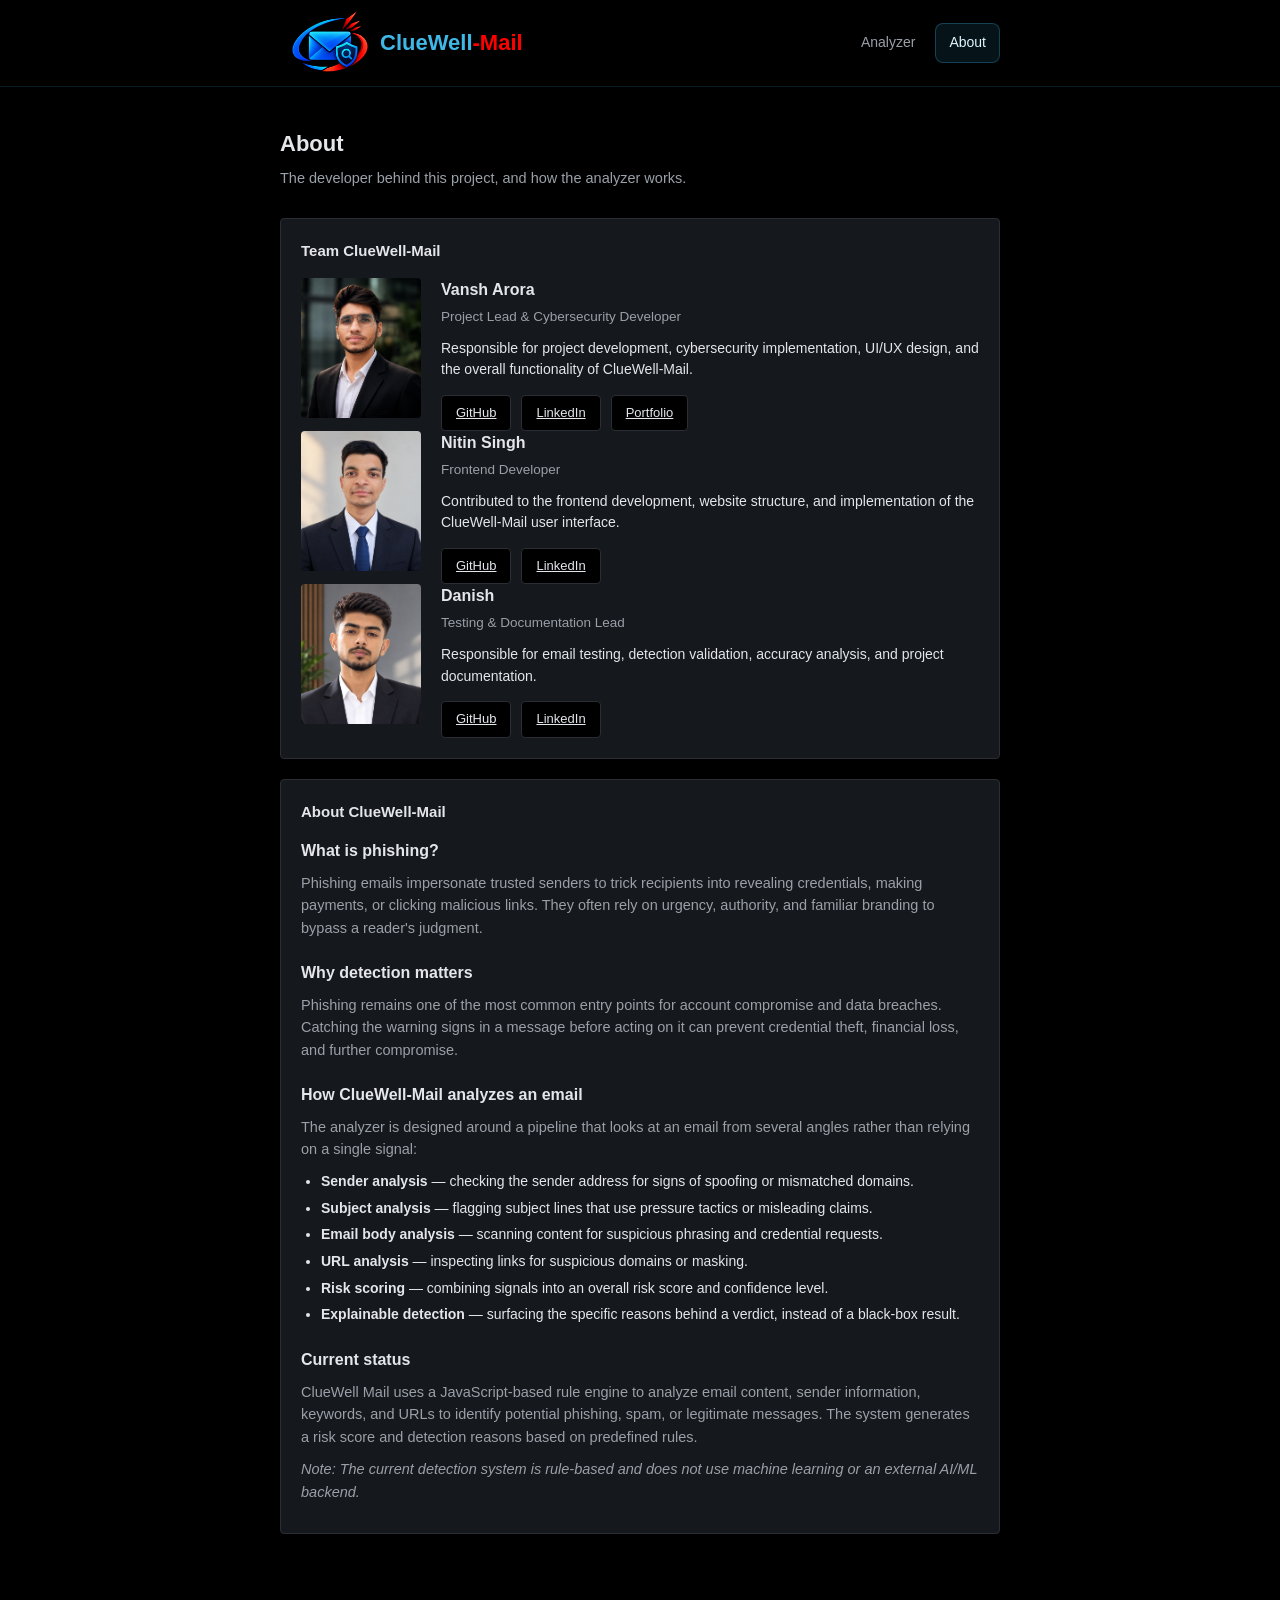
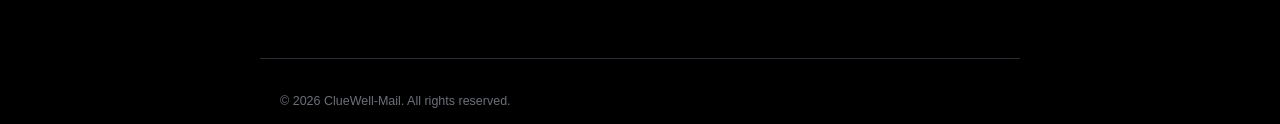
<file: about.html>
<!DOCTYPE html>
<html lang="en">

<head>

  <meta charset="UTF-8">

  <meta name="viewport" content="width=device-width, initial-scale=1.0">

  <title>About — ClueWell-Mail</title>

  <meta
    name="description"
    content="Learn about ClueWell-Mail, its developer, phishing detection approach, and current project status."
  >

  <meta name="author" content="Vansh Arora">

  <meta name="robots" content="index, follow">

  <link
    rel="canonical"
    href="https://cluewell-mail.netlify.app/about.html"
  >

  <link
    rel="icon"
    type="image/png"
    href="assests/cluewell-mail-main.png"
  >

  <link rel="stylesheet" href="style.css">

  <script src="script_enhanced.js" defer></script>

</head>


<body>

  <script>
  const menuToggle = document.getElementById("menu-toggle");
  const navLinks = document.getElementById("nav-links");

  if (menuToggle && navLinks) {
    menuToggle.addEventListener("click", function () {
      navLinks.classList.toggle("active");

      const isOpen = navLinks.classList.contains("active");
      menuToggle.setAttribute("aria-expanded", isOpen);
    });

    navLinks.querySelectorAll("a").forEach(function (link) {
      link.addEventListener("click", function () {
        navLinks.classList.remove("active");
        menuToggle.setAttribute("aria-expanded", "false");
      });
    });
  }
</script>


  <!-- =========================
       NAVBAR
       ========================= -->

  <header class="navbar">

    <div class="navbar-inner">

      <a href="index.html" class="brand">

        <img
          src="assests/cluewell-mail.png"
          alt="ClueWell-Mail logo"
          class="brand-logo"
        >

        <span class="brand-name">
          ClueWell<span class="brand-ai">-Mail</span>
        </span>

      </a>


      <button
        class="nav-toggle"
        type="button"
        aria-expanded="false"
        aria-controls="primary-navigation"
      >

        <span class="sr-only">
          Toggle navigation
        </span>

        <span></span>
        <span></span>
        <span></span>

      </button>


      <nav
        class="nav-links"
        id="primary-navigation"
        aria-label="Primary navigation"
      >

        <a href="index.html">
          Analyzer
        </a>

        <a
          href="about.html"
          aria-current="page"
        >
          About
        </a>

      </nav>

    </div>

  </header>


  <!-- =========================
       MAIN CONTENT
       ========================= -->

  <main class="page">


    <div class="page-header">

      <h1>About</h1>

      <p>
        The developer behind this project, and how the analyzer works.
      </p>

    </div>


    <!-- =========================
         TEAM MEMBERS
         ========================= -->

      <section class="panel">

        <h2>Team ClueWell-Mail</h2>

        <!-- Vansh Arora -->
        <div class="dev-block">

          <div class="dev-photo">
            <img
              src="assests/vansh-arora-profile.jpg"
              alt="Vansh Arora"
            >
          </div>

          <div>
            <p class="dev-name">
              Vansh Arora
            </p>

            <p class="dev-role">
              Project Lead &amp; Cybersecurity Developer
            </p>

            <p class="dev-bio">
              Responsible for project development, cybersecurity
              implementation, UI/UX design, and the overall functionality
              of ClueWell-Mail.
            </p>

            <div class="dev-links">

              <a
                href="https://github.com/aroravansh-cyber"
                class="btn"
                target="_blank"
                rel="noopener noreferrer"
              >
                GitHub
              </a>

              <a
                href="https://www.linkedin.com/in/aroravansh-cyber"
                class="btn"
                target="_blank"
                rel="noopener noreferrer"
              >
                LinkedIn
              </a>

              <a
                href="https://vansh-arora-portfolio.netlify.app/"
                class="btn"
                target="_blank"
                rel="noopener noreferrer"
              >
                Portfolio
              </a>

            </div>
          </div>

        </div>


        <!-- Nitin -->
        <div class="dev-block">

          <div class="dev-photo">
            <img
              src="assests/nitin-profile.jpeg"
              alt="Nitin Singh"
            >
          </div>

          <div>
            <p class="dev-name">
              Nitin Singh
            </p>

            <p class="dev-role">
              Frontend Developer
            </p>

            <p class="dev-bio">
              Contributed to the frontend development, website structure,
              and implementation of the ClueWell-Mail user interface.
            </p>

            <div class="dev-links">

              <a
                href="https://github.com/nitinsingh-06"
                class="btn"
                target="_blank"
                rel="noopener noreferrer"
              >
                GitHub
              </a>

              <a
                href="https://www.linkedin.com/in/nitin-singh-a6218630b?utm_source=share_via&utm_content=profile&utm_medium=member_android"
                class="btn"
                target="_blank"
                rel="noopener noreferrer"
              >
                LinkedIn
              </a>

            </div>
          </div>

        </div>


        <!-- Danish -->
        <div class="dev-block">

          <div class="dev-photo">
            <img
              src="assests/danish-profile.jpeg"
              alt="Danish"
            >
          </div>

          <div>
            <p class="dev-name">
              Danish
            </p>

            <p class="dev-role">
              Testing &amp; Documentation Lead
            </p>

            <p class="dev-bio">
              Responsible for email testing, detection validation,
              accuracy analysis, and project documentation.
            </p>

            <div class="dev-links">

              <a
                href="https://github.com/danish-aiml"
                class="btn"
                target="_blank"
                rel="noopener noreferrer"
              >
                GitHub
              </a>

              <a
                href="https://www.linkedin.com/in/danish-072810373?utm_source=share_via&utm_content=profile&utm_medium=member_ios"
                class="btn"
                target="_blank"
                rel="noopener noreferrer"
              >
                LinkedIn
              </a>

            </div>
          </div>

        </div>

      </section>


    <!-- =========================
         ABOUT CLUEWELL-MAIL
         ========================= -->

    <section class="panel">

      <h2>
        About ClueWell-Mail
      </h2>


      <div class="about-block">

        <h2>
          What is phishing?
        </h2>

        <p>
          Phishing emails impersonate trusted senders to trick
          recipients into revealing credentials, making payments,
          or clicking malicious links. They often rely on urgency,
          authority, and familiar branding to bypass a reader's judgment.
        </p>

      </div>


      <div class="about-block">

        <h2>
          Why detection matters
        </h2>

        <p>
          Phishing remains one of the most common entry points for
          account compromise and data breaches. Catching the warning
          signs in a message before acting on it can prevent credential
          theft, financial loss, and further compromise.
        </p>

      </div>


      <div class="about-block">

        <h2>
          How ClueWell-Mail analyzes an email
        </h2>

        <p>
          The analyzer is designed around a pipeline that looks at
          an email from several angles rather than relying on a
          single signal:
        </p>


        <ul class="pipeline-list">

          <li>
            <strong>Sender analysis</strong> —
            checking the sender address for signs of spoofing
            or mismatched domains.
          </li>

          <li>
            <strong>Subject analysis</strong> —
            flagging subject lines that use pressure tactics
            or misleading claims.
          </li>

          <li>
            <strong>Email body analysis</strong> —
            scanning content for suspicious phrasing and
            credential requests.
          </li>

          <li>
            <strong>URL analysis</strong> —
            inspecting links for suspicious domains or masking.
          </li>

          <li>
            <strong>Risk scoring</strong> —
            combining signals into an overall risk score
            and confidence level.
          </li>

          <li>
            <strong>Explainable detection</strong> —
            surfacing the specific reasons behind a verdict,
            instead of a black-box result.
          </li>

        </ul>

      </div>


      <div class="about-block">

        <h2>
          Current status
        </h2>

        
      <p>
        ClueWell Mail uses a JavaScript-based rule engine to analyze
        email content, sender information, keywords, and URLs to
        identify potential phishing, spam, or legitimate messages.
        The system generates a risk score and detection reasons
        based on predefined rules.
      </p>

      <p>
        <em>
          Note: The current detection system is rule-based and does
          not use machine learning or an external AI/ML backend.
        </em>
      </p>

      </div>

    </section>

  </main>


  <!-- =========================
       FOOTER
       ========================= -->

  <footer class="site-footer">

    <p>
      &copy; 2026 ClueWell-Mail. All rights reserved.
    </p>

  </footer>


</body>

</html>
</file>
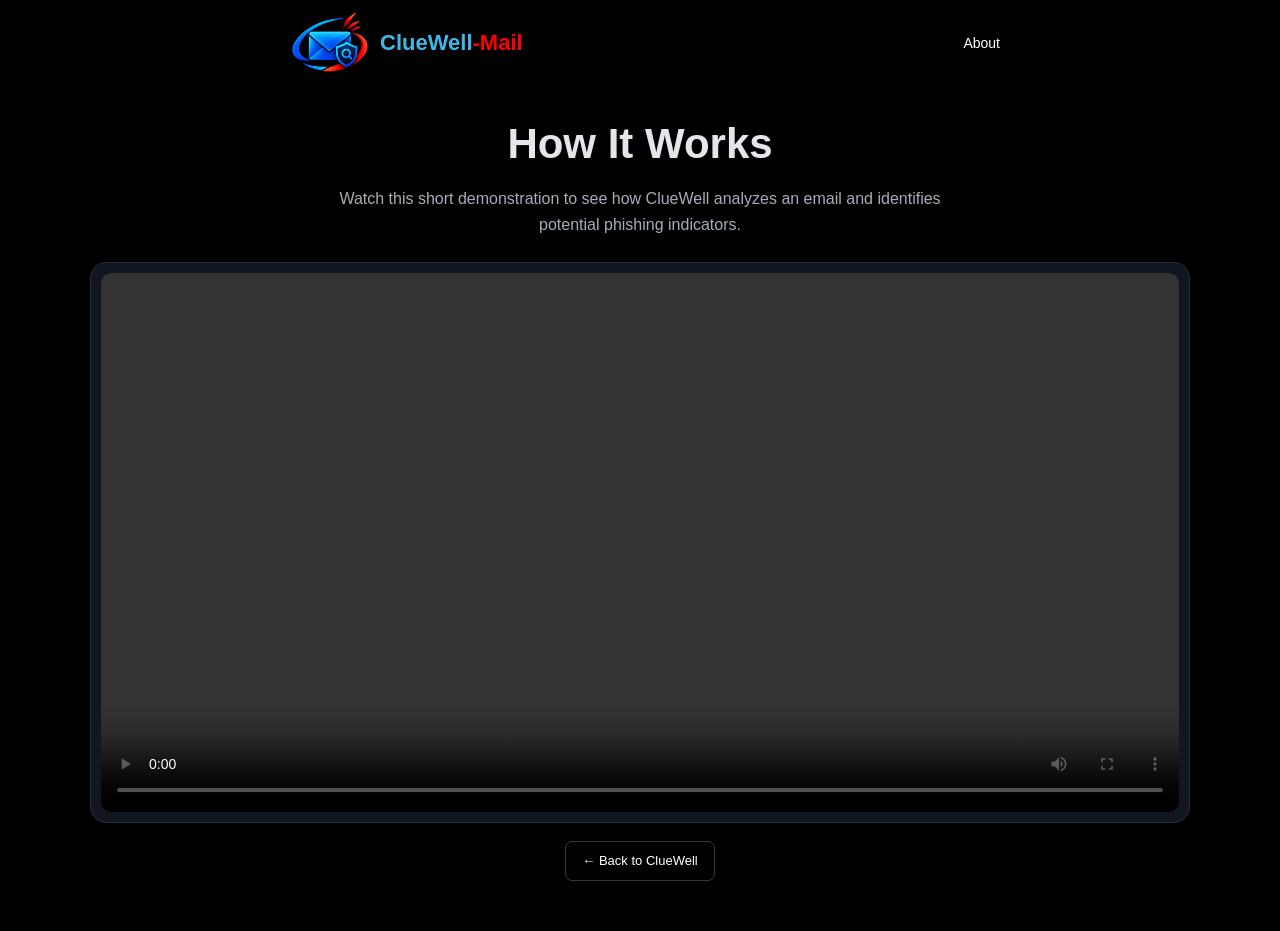
<file: demo.html>
<!DOCTYPE html>
<html lang="en">
<head>
  <meta charset="UTF-8">
  <meta name="viewport" content="width=device-width, initial-scale=1.0">

  <title>ClueWell-Mail — How It Works</title>

  <!-- Main Website CSS -->
  <link rel="stylesheet" href="style.css">

  <style>
    /* ==============================
       DEMO PAGE
    ============================== */

    .demo-page {
      width: 100%;
      min-height: auto;
      display: flex;
      justify-content: center;
      padding: 25px 20px 50px;
      box-sizing: border-box;
    }

    .demo-container {
      width: 100%;
      max-width: 1100px;
      text-align: center;
    }

    /* ==============================
       HEADER of cluewell-mail
    ============================== */

    .site-header .nav-links {
      display: flex;
      align-items: center;
      gap: 12px;
    }

    .site-header .nav-links a {
      display: inline-block !important;
      padding: 0 !important;

      border: none !important;
      background: none !important;
      border-radius: 0 !important;

      color: #ffffff;
      text-decoration: none;

      font-size: 14px !important;
      font-weight: 500;

      line-height: normal;
      white-space: nowrap;

      transition: color 0.2s ease;
    }

    .site-header .nav-links a:hover {
      color: #ff4d4d;
    }

    /* ==============================
       HEADING
    ============================== */

    .demo-container h1 {
      font-size: clamp(30px, 5vw, 42px);
      margin: 0 0 10px;
    }

    /* ==============================
       SUBTITLE
    ============================== */

    .demo-subtitle {
      width: 100%;
      max-width: 650px;
      margin: 0 auto 25px;

      color: #a7adb7;

      font-size: clamp(14px, 2vw, 16px);
      line-height: 1.6;
    }

    /* ==============================
       VIDEO CONTAINER
    ============================== */

    .video-wrapper {
      width: 100%;

      background: #111720;

      border: 1px solid #252d38;
      border-radius: 16px;

      padding: 10px;
      box-sizing: border-box;

      box-shadow: 0 20px 60px rgba(0, 0, 0, 0.35);
    }

    .video-wrapper video {
      width: 100%;
      height: auto;

      display: block;

      border-radius: 10px;
      background: #000;
    }

    /* ==============================
       BACK BUTTON
    ============================== */

    .back-btn {
      display: inline-flex;
      align-items: center;
      justify-content: center;

      margin-top: 18px;
      padding: 9px 16px;

      border: 1px solid #303844;
      border-radius: 7px;

      color: #ffffff;
      text-decoration: none;

      font-size: 13px;
      font-weight: 500;

      transition: 0.2s ease;
    }

    .back-btn:hover {
      border-color: #ff4d4d;
      color: #ff4d4d;
    }

    /* ==============================
       MOBILE
    ============================== */

    @media (max-width: 600px) {

      .demo-page {
        padding: 15px 12px 30px;
      }

      /* Keep About visible on mobile */

      .site-header .nav-links {
        display: flex !important;
        position: static !important;

        flex-direction: row !important;
        align-items: center;

        gap: 10px;
      }

      .site-header .nav-links a {
        display: inline-block !important;

        padding: 0 !important;

        border: none !important;
        background: none !important;
        border-radius: 0 !important;

        font-size: 13px !important;
      }

      .demo-container h1 {
        font-size: 30px;
        margin-bottom: 8px;
      }

      .demo-subtitle {
        font-size: 14px;
        line-height: 1.5;
        margin-bottom: 18px;
      }

      .video-wrapper {
        padding: 5px;
        border-radius: 12px;
      }

      .video-wrapper video {
        border-radius: 8px;
      }

      .back-btn {
        margin-top: 15px;
        padding: 8px 14px;
        font-size: 12px;
      }
    }

    /* ==============================
       VERY SMALL DEVICES
    ============================== */

    @media (max-width: 380px) {

      .demo-page {
        padding-left: 10px;
        padding-right: 10px;
      }

      .site-header .nav-links {
        gap: 8px;
      }

      .site-header .nav-links a {
        font-size: 12px !important;
      }

      .demo-container h1 {
        font-size: 27px;
      }

      .demo-subtitle {
        font-size: 13px;
      }

      .video-wrapper {
        padding: 4px;
      }
    }
  </style>
</head>

<body>

  <script>
  const menuToggle = document.getElementById("menu-toggle");
  const navLinks = document.getElementById("nav-links");

  if (menuToggle && navLinks) {
    menuToggle.addEventListener("click", function () {
      navLinks.classList.toggle("active");

      const isOpen = navLinks.classList.contains("active");
      menuToggle.setAttribute("aria-expanded", isOpen);
    });

    navLinks.querySelectorAll("a").forEach(function (link) {
      link.addEventListener("click", function () {
        navLinks.classList.remove("active");
        menuToggle.setAttribute("aria-expanded", "false");
      });
    });
  }
</script>

  <!-- ==============================
       HEADER
  ============================== -->

  <header class="site-header">

    <div class="navbar-inner">

      <a href="index.html" class="brand">

        <img
          src="assests/cluewell-mail.png"
          alt="ClueWell-Mail Logo"
          class="brand-logo"
        >

        <span class="brand-name">
          ClueWell<span class="brand-ai">-Mail</span>
        </span>

      </a>

      <nav
        class="nav-links"
        id="primary-navigation"
        aria-label="Primary navigation"
      >
        <a href="about.html">About</a>
      </nav>

    </div>

  </header>


  <!-- ==============================
       MAIN CONTENT
  ============================== -->

  <main class="demo-page">

    <div class="demo-container">

      <h1>
        How It Works
      </h1>

      <p class="demo-subtitle">
        Watch this short demonstration to see how ClueWell analyzes
        an email and identifies potential phishing indicators.
      </p>


      <!-- ==============================
           VIDEO
      ============================== -->

      <div class="video-wrapper">

        <video
          controls
          preload="metadata"
          playsinline
        >

          <source
            src="assests/demo-video.mp4"
            type="video/mp4"
          >

          Your browser does not support HTML5 video.

        </video>

      </div>


      <!-- ==============================
           BACK BUTTON
      ============================== -->

      <a
        href="index.html"
        class="back-btn"
      >
        ← Back to ClueWell
      </a>

    </div>

  </main>

</body>
</html>
</file>
<file: style.css>
/* ClueWell-Mail — stylesheet
   Plain CSS, no framework. Variables are set up so colors/spacing
   can be tweaked from one place. */

:root {
  --bg: #000000;
  --bg-raised: #15181c;
  --border: #2a2e34;
  --text: #e4e6eb;
  --text-dim: #9aa0a8;
  --text-faint: #6b7078;

  --accent: #3fb8e8;
  --accent-dim: #2c8fb5;
  --danger: #e5534b;
  --danger-bg: #2a1616;
  --spam: #b68e20;
  --spam-bg: #4c3d1d;
  --safe: #3fb950;
  --safe-bg: #142218;

  --mono: ui-monospace, "SFMono-Regular", Consolas, "Liberation Mono",
    Menlo, monospace;
  --sans: -apple-system, BlinkMacSystemFont, "Segoe UI", Roboto, Helvetica,
    Arial, sans-serif;

  --radius: 4px;
  --max-width: 760px;
}

* {
  box-sizing: border-box;
}

html {
  color-scheme: dark;
}

body {
  margin: 0;
  background: var(--bg);
  color: var(--text);
  font-family: var(--sans);
  font-size: 15px;
  line-height: 1.55;
  -webkit-font-smoothing: antialiased;
}

a {
  color: var(--accent);
}

a:focus-visible,
button:focus-visible,
input:focus-visible,
textarea:focus-visible {
  outline: 2px solid var(--accent);
  outline-offset: 2px;
}

/* Layout shell */

.page {
  max-width: var(--max-width);
  margin: 0 auto;
  padding: 0 20px 64px;
}

.menu-toggle {
  display: none;
}

@media (max-width: 768px) {
  .menu-toggle {
    display: block;
  }

  .nav-links {
    display: none;
    flex-direction: column;
  }

  .nav-links.active {
    display: flex;
  }
}

/* Navbar */

.navbar {
  position: sticky;
  top: 0;
  z-index: 1000;
  margin-bottom: 40px;
  border-bottom: 1px solid rgba(63, 184, 232, 0.16);
  background: rgba(0, 0, 0, 0.86);
  backdrop-filter: blur(16px);
}

.navbar-inner {
  display: flex;
  align-items: center;
  justify-content: space-between;
  max-width: var(--max-width);
  min-height: 72px;
  margin: 0 auto;
  padding: 8px 20px;
}

.brand {
  display: flex;
  align-items: center;
  gap: 20 px;
  text-decoration: none;
  position: relative;
  z-index: 1002;
  pointer-events: auto;
}

.brand-logo {
  width: 100px;
  height: 70px;
  object-fit: contain;
  pointer-events: none;
}

.brand-name {
  font-size: 22px;
  font-weight: 700;
  color: inherit;
  white-space: nowrap;
  pointer-events: none;
}

.brand-ai {
  color: red;
}

.nav-links {
  display: flex;
  align-items: center;
  gap: 6px;
  position: relative;
  z-index: 1001;
}

.nav-links a {
  color: var(--text-dim);
  text-decoration: none;
  font-size: 14px;
  padding: 8px 13px;
  border: 1px solid transparent;
  border-radius: 8px;
  font-weight: 500;
  transition: color 160ms ease, background 160ms ease, border-color 160ms ease;
}

.nav-links a:hover {
  color: var(--text);
  background: var(--bg-raised);
}

.nav-links a[aria-current="page"] {
  color: #dff6ff;
  border-color: rgba(63, 184, 232, 0.28);
  background: rgba(63, 184, 232, 0.1);
}

.security-status {
  display: inline-flex;
  align-items: center;
  gap: 7px;
  margin-left: 8px;
  padding-left: 14px;
  border-left: 1px solid var(--border);
  color: var(--text-faint);
  font-size: 12px;
  white-space: nowrap;
}

.status-dot {
  width: 7px;
  height: 7px;
  border-radius: 50%;
  background: var(--safe);
  box-shadow: 0 0 0 4px rgba(63, 185, 80, 0.1);
}

.nav-toggle {
  display: none;
  width: 42px;
  height: 42px;
  margin-left: auto;
  padding: 10px;
  border: 1px solid var(--border);
  border-radius: 8px;
  background: var(--bg-raised);
  cursor: pointer;
  position: relative;
  z-index: 1003;
}

.nav-toggle span:not(.sr-only) {
  display: block;
  width: 19px;
  height: 2px;
  margin: 3px auto;
  border-radius: 2px;
  background: var(--text);
}

.sr-only {
  position: absolute;
  width: 1px;
  height: 1px;
  padding: 0;
  margin: -1px;
  overflow: hidden;
  clip: rect(0, 0, 0, 0);
  white-space: nowrap;
  border: 0;
}

/* Page header */

.page-header {
  margin-bottom: 28px;
}

.page-header h1 {
  font-size: 22px;
  margin: 0 0 6px;
  font-weight: 600;
}

.page-header p {
  margin: 0;
  color: var(--text-dim);
  font-size: 14.5px;
}

/* Cards / sections */

.panel {
  border: 1px solid var(--border);
  border-radius: var(--radius);
  background: var(--bg-raised);
  padding: 20px;
  margin-bottom: 20px;
}

.panel h2 {
  font-size: 15px;
  margin: 0 0 16px;
  font-weight: 600;
  color: var(--text);
}

/* Form fields */

.field {
  margin-bottom: 18px;
}

.field:last-child {
  margin-bottom: 0;
}

.field label {
  display: block;
  font-size: 13.5px;
  font-weight: 600;
  margin-bottom: 6px;
  color: var(--text);
}

.field .hint {
  display: block;
  font-size: 12.5px;
  color: var(--text-faint);
  margin-top: 5px;
}

.field input[type="text"],
.field input[type="email"],
.field textarea {
  width: 100%;
  background: var(--bg);
  border: 1px solid var(--border);
  border-radius: var(--radius);
  color: var(--text);
  font-family: inherit;
  font-size: 14px;
  padding: 10px 12px;
}

.field input::placeholder,
.field textarea::placeholder {
  color: var(--text-faint);
}

.field textarea {
  min-height: 200px;
  resize: vertical;
  line-height: 1.5;
}

.field.has-error input,
.field.has-error textarea {
  border-color: var(--danger);
}

.required-star {
  color: #e53935;
  font-weight: 700;
}

.error-message {
  display: none;
  font-size: 13px;
  color: var(--danger);
  margin-top: 6px;
}

.field.has-error .error-message {
  display: block;
}

.form-note {
  font-size: 13px;
  color: red;
  margin-top: 8px;
  min-height: 20px;
}

/* Buttons */

.btn-row {
  display: flex;
  gap: 10px;
  margin-top: 4px;
}

button {
  font-family: inherit;
  font-size: 14px;
  cursor: pointer;
}

.btn {
  border-radius: var(--radius);
  border: 1px solid var(--border);
  padding: 10px 18px;
  background: var(--bg);
  color: var(--text);
}

.btn:hover {
  border-color: var(--text-faint);
}

.btn-primary {
  background: var(--accent);
  border-color: var(--accent);
  color: #06232c;
  font-weight: 600;
}

.btn-primary:hover {
  background: var(--accent-dim);
  border-color: var(--accent-dim);
}

.btn-block {
  width: 100%;
}

.how-it-works {
  display: inline-block;
  margin-bottom: 30px;
}

/* Result area */

.result-empty {
  color: var(--text-faint);
  font-size: 14px;
  text-align: center;
  padding: 32px 0;
}

.result-content {
  display: none;
}

.result-content.is-visible {
  display: block;
}

.result-empty.is-hidden {
  display: none;
}

.verdict-row {
  display: flex;
  align-items: center;
  justify-content: space-between;
  gap: 16px;
  padding: 16px;
  border: 1px solid var(--border);
  border-radius: var(--radius);
  margin-bottom: 20px;
}

.verdict-row.phishing {
  border-color: var(--danger);
  background: var(--danger-bg);
}

.verdict-row.legitimate {
  border-color: var(--safe);
  background: var(--safe-bg);
}

.verdict-row.spam {
  border-color: var(--spam);
  background: var(--spam-bg);
}

.verdict-label {
  font-size: 12px;
  text-transform: uppercase;
  color: var(--text-dim);
  margin: 0 0 4px;
  letter-spacing: 0.04em;
}

.verdict-value {
  font-family: var(--mono);
  font-size: 20px;
  font-weight: 700;
  margin: 0;
}

.verdict-row.phishing .verdict-value {
  color: var(--danger);
}

.verdict-row.legitimate .verdict-value {
  color: var(--safe);
}

.verdict-row.spam .verdict-value {
  color: var(--spam);
}

.metric-grid {
  display: grid;
  grid-template-columns: 1fr 1fr;
  gap: 12px;
  margin-bottom: 20px;
}

.metric-box {
  border: 1px solid var(--border);
  border-radius: var(--radius);
  padding: 14px;
}

.metric-box .metric-label {
  font-size: 12.5px;
  color: var(--text-dim);
  margin: 0 0 4px;
}

.metric-box .metric-value {
  font-family: var(--mono);
  font-size: 22px;
  font-weight: 600;
  margin: 0;
}

.subsection {
  margin-bottom: 20px;
}

.subsection:last-child {
  margin-bottom: 0;
}

.subsection h3 {
  font-size: 13.5px;
  font-weight: 600;
  margin: 0 0 10px;
  color: var(--text);
}

.reason-list {
  margin: 0;
  padding-left: 20px;
  font-size: 14px;
}

.reason-list li {
  margin-bottom: 6px;
}

.reason-list li:last-child {
  margin-bottom: 0;
}

.stat-line {
  display: flex;
  justify-content: space-between;
  font-size: 14px;
  padding: 7px 0;
  border-bottom: 1px solid var(--border);
}

.stat-line:last-child {
  border-bottom: none;
}

.stat-line .stat-value {
  font-family: var(--mono);
  color: var(--text);
}

.keyword-list {
  display: flex;
  flex-wrap: wrap;
  gap: 8px;
}

.keyword-chip {
  font-family: var(--mono);
  font-size: 12.5px;
  border: 1px solid var(--border);
  border-radius: var(--radius);
  padding: 4px 9px;
  color: var(--text-dim);
}

.keyword-chip.flagged {
  color: var(--danger);
  border-color: var(--danger);
}

.keyword-chip.flagged.spam {
  color: var(--spam);
  border-color: var(--spam);
}

.keyword-group {
  width: 100%;
  margin-bottom: 14px;
}

.keyword-group-heading {
  margin-bottom: 8px;
  font-weight: 600;
}

.keyword-chips {
  display: flex;
  flex-wrap: wrap;
  gap: 8px;
}

.report-row {
  display: flex;
  align-items: center;
  justify-content: space-between;
  gap: 12px;
  border-top: 1px solid var(--border);
  margin-top: 20px;
  padding-top: 20px;
}

.report-row p {
  margin: 0;
  font-size: 13px;
  color: var(--text-faint);
}

/* About page */

.dev-block {
  display: flex;
  gap: 20px;
  align-items: flex-start;
}

.dev-photo img {
  width: 120px;
  height: 140px;
  object-fit: cover;
  border-radius: var(--radius);
  display: block;
}

.dev-name {
  margin: 0 0 4px;
  font-size: 16px;
  font-weight: 600;
}

.dev-role {
  margin: 0 0 10px;
  font-size: 13.5px;
  color: var(--text-dim);
}

.dev-bio {
  margin: 0 0 14px;
  font-size: 14px;
}

.dev-links {
  display: flex;
  gap: 10px;
}

.dev-links .btn {
  font-size: 13px;
  padding: 7px 14px;
}

.about-block {
  margin-bottom: 22px;
}

.about-block:last-child {
  margin-bottom: 0;
}

.about-block h2 {
  font-size: 16px;
  margin: 0 0 8px;
}

.about-block p {
  margin: 0 0 10px;
  font-size: 14.5px;
  color: var(--text-dim);
}

.pipeline-list {
  margin: 10px 0 0;
  padding-left: 20px;
  font-size: 14px;
}

.pipeline-list li {
  margin-bottom: 5px;
}

.image-placeholder {
  border: 1px dashed var(--border);
  border-radius: var(--radius);
  padding: 40px 20px;
  text-align: center;
  color: var(--text-faint);
  font-size: 13px;
}

/* Footer */

.site-footer {
  max-width: var(--max-width);
  margin: 40px auto 0;
  padding: 20px 20px 0;
  border-top: 1px solid var(--border);
  color: var(--text-faint);
  font-size: 12.5px;
}

/* Responsive */

@media (max-width: 640px) {

  .navbar {
    z-index: 1000;
  }

  .navbar-inner {
    position: relative;
    z-index: 1000;
    min-height: 64px;
  }

  .brand {
    position: relative;
    z-index: 1002;
    pointer-events: auto;
  }

  .brand-logo {
    width: 80px;
    height: 62px;
    pointer-events: none;
  }

  .brand-name {
    pointer-events: none;
  }

  .brand-tagline,
  .security-status {
    display: none;
  }

  .nav-toggle {
    display: block;
    position: relative;
    z-index: 1003;
  }

  .nav-links {
    position: absolute;
    top: calc(100% - 1px);
    right: 12px;
    left: 12px;
    z-index: 1001;

    display: none;
    flex-direction: column;
    align-items: stretch;
    gap: 4px;

    padding: 10px;
    border: 1px solid var(--border);
    border-radius: 12px;
    background: #111418;
    box-shadow: 0 16px 30px rgba(0, 0, 0, 0.35);
  }

  .nav-links.is-open {
    display: flex;
  }

  .nav-links a {
    padding: 10px 12px;
  }

  .btn-row {
    flex-direction: column;
  }

  .btn-row .btn {
    width: 100%;
  }

  .metric-grid {
    grid-template-columns: 1fr;
  }

  .verdict-row {
    flex-direction: column;
    align-items: flex-start;
  }

  .report-row {
    flex-direction: column;
    align-items: stretch;
  }

  .dev-block {
    flex-direction: column;
  }

  /* ==============================
   MOBILE HEADER FIX
============================== */

@media (max-width: 640px) {

  .navbar-inner {
    position: relative;
    z-index: 1000;
  }

  .brand {
    position: relative;
    z-index: 1002;
    pointer-events: auto;
  }

  .brand-logo,
  .brand-name {
    pointer-events: none;
  }

  .nav-toggle {
    position: relative;
    z-index: 1003;
  }

  .nav-links {
    z-index: 1001;
  }
}
}
</file>
